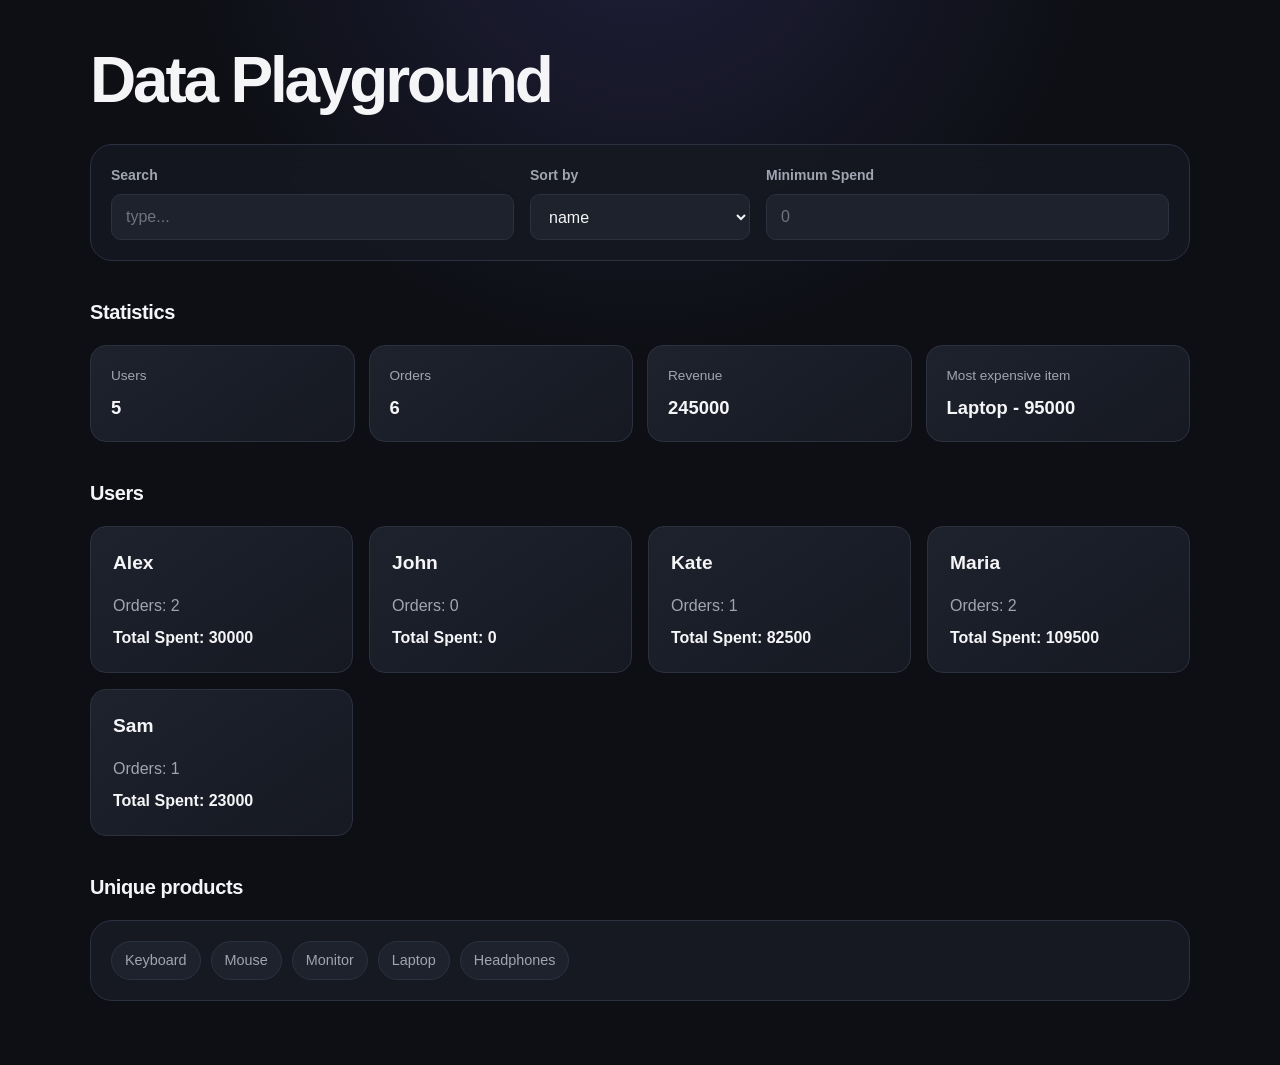
<file: index.html>
<!DOCTYPE HTML>
<html lang="en">
<head>
  <meta
    name="viewport"
    content="width=device-width, initial-scale=1.0"
  >
  <meta
    charset="UTF-8"
  >
  <meta
    name="description"
    content="JS practice"
  >
  <link
    rel="stylesheet"
    href="./src/styles/style.css"
  >
  <title>JS Data Playground</title>
</head>
<body>
<main>
  <h1>Data Playground</h1>
  <div
    id="components"
    class="components"
  >
    <div class="components__filters">
      <div class="components__search">
        <label for="search">
          Search
        </label>
        <input
          id="search"
          name="search"
          placeholder="type..."
          type="text"
        />
      </div>
      <div class="components__sort">
        <label for="sort">Sort by</label>
        <select
          name="sort"
          id="sort"
          class="components__sort-select"
        >
          <option
            value="name"
            selected
          >name
          </option>
          <option value="spend-asc">spend-asc</option>
          <option value="spend-desc">spend-desc</option>
        </select>
      </div>
      <div class="components__search">
        <label for="min-spend">
          Minimum Spend
        </label>
        <input
          id="min-spend"
          name="min-spend"
          type="number"
          min="0"
          placeholder="0"
        />
      </div>
    </div>
    <section class="components__statistics">
      <h2>Statistics</h2>
      <div id="statistics"></div>
    </section>

    <section class="components__users">
      <h2>Users</h2>
      <div id="users"></div>
    </section>

    <section class="components__unique-products">
      <h2>Unique products</h2>
      <div id="unique-products"></div>
    </section>
  </div>
</main>
<script
  type="module"
  src="./src/scripts/index.js"
></script>
</body>
</html>
</file>
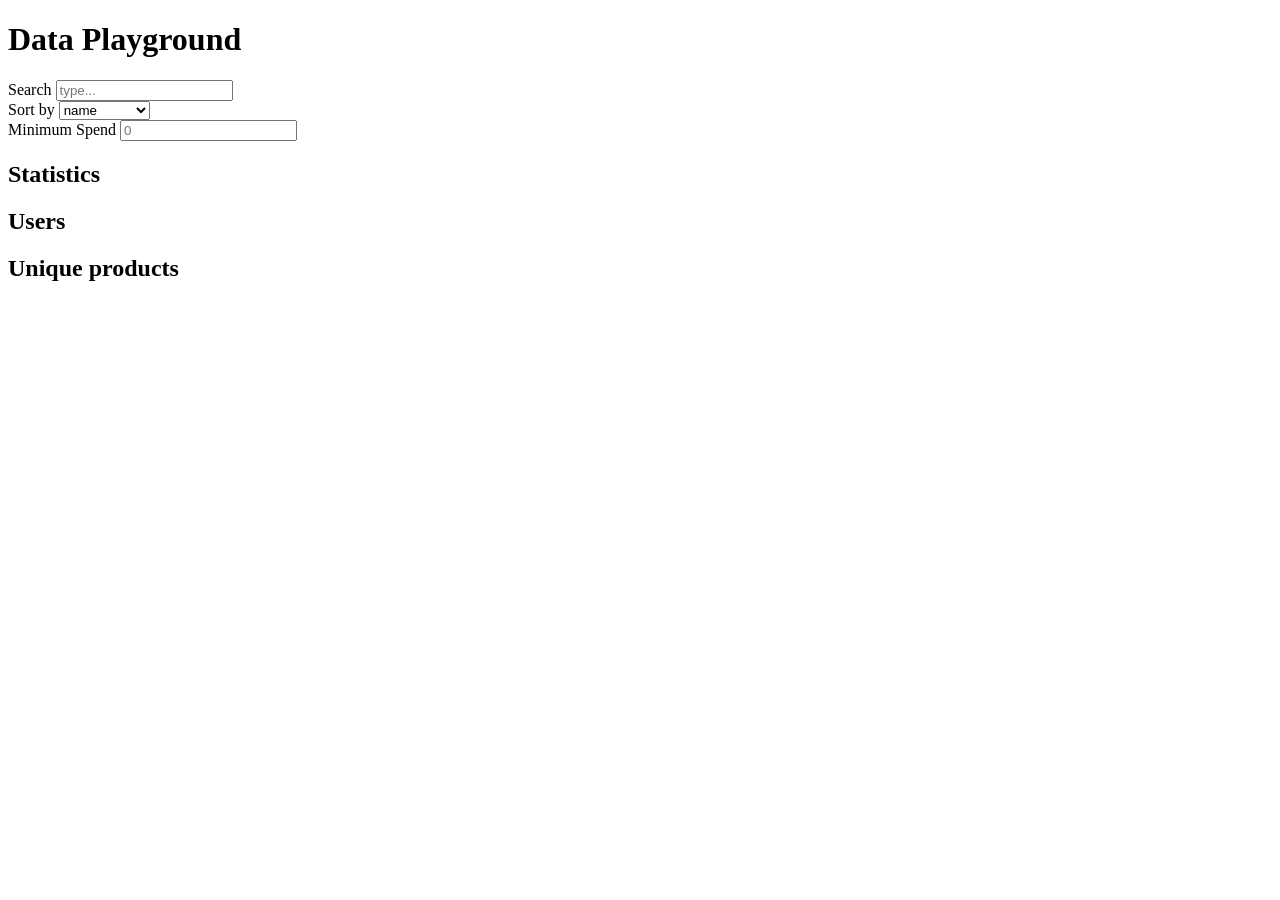
<file: 03_js_data_playground/index.html>
<!DOCTYPE HTML>
<html lang="en">
<head>
  <meta
    name="viewport"
    content="width=device-width, initial-scale=1.0"
  >
  <meta
    charset="UTF-8"
  >
  <meta
    name="description"
    content="JS practice"
  >
  <link
    rel="stylesheet"
    href="./src/styles/style.css"
  >
  <title>JS Data Playground</title>
</head>
<body>
<main>
  <h1>Data Playground</h1>
  <div
    id="components"
    class="components"
  >
    <div class="components__filters">
      <div class="components__search">
        <label for="search">
          Search
        </label>
        <input
          id="search"
          name="search"
          placeholder="type..."
          type="text"
        />
      </div>
      <div class="components__sort">
        <label for="sort">Sort by</label>
        <select
          name="sort"
          id="sort"
          class="components__sort"
        >
          <option
            value="name"
            selected
          >name
          </option>
          <option value="spend-asc">spend-asc</option>
          <option value="spend-desc">spend-desc</option>
        </select>
      </div>
      <div class="components__search">
        <label for="min-spend">
          Minimum Spend
        </label>
        <input
          id="min-spend"
          name="min-spend"
          type="number"
          min="0"
          placeholder="0"
        />
      </div>
    </div>
    <section class="components__statistics">
      <h2>Statistics</h2>
      <div id="statistics"></div>
    </section>

    <section class="components__users">
      <h2>Users</h2>
      <div id="users"></div>
    </section>

    <section class="components__unique-products">
      <h2>Unique products</h2>
      <div id="unique-products"></div>
    </section>
  </div>
</main>
<script
  type="module"
  src="./src/scripts/index.js"
></script>
</body>
</html>
</file>
<file: src/styles/style.css>
:root {
  --color-bg: #0d0f14;
  --color-surface: #161922;
  --color-surface-light: #1e222d;
  --color-border: #2c3140;

  --color-text: #f5f5f7;
  --color-text-secondary: #a0a5b1;

  --color-accent: #7667e8;
  --color-accent-soft: rgb(118 103 232 / 14%);

  --radius-sm: 10px;
  --radius-md: 16px;
  --radius-lg: 22px;

  --container-width: 1100px;
}

*,
*::before,
*::after {
  box-sizing: border-box;
}

html {
  color-scheme: dark;
}

body {
  min-width: 320px;
  margin: 0;

  color: var(--color-text);
  background:
    radial-gradient(
      circle at 50% -10%,
      rgb(118 103 232 / 18%),
      transparent 35%
    ),
    var(--color-bg);

  font-family:
    Inter,
    -apple-system,
    BlinkMacSystemFont,
    "Segoe UI",
    sans-serif;

  line-height: 1.5;
}

input,
select,
button {
  font: inherit;
}

main {
  width: min(var(--container-width), calc(100% - 32px));
  margin-inline: auto;
  padding-block: 48px 64px;
}

h1,
h2,
h3,
p {
  margin-top: 0;
}

h1 {
  margin-bottom: 32px;

  font-size: clamp(2.2rem, 6vw, 4rem);
  line-height: 1;
  letter-spacing: -0.05em;
}

h2 {
  margin-bottom: 18px;

  font-size: 1.25rem;
  letter-spacing: -0.02em;
}

.visually-hidden {
  position: absolute;
  width: 1px;
  height: 1px;
  margin: -1px;
  padding: 0;
  overflow: hidden;
  white-space: nowrap;
  border: 0;
  clip: rect(0 0 0 0);
}

/* Main layout */

.components {
  display: grid;
  gap: 36px;
}

/* Filters */

.components__filters {
  display: grid;
  grid-template-columns: 1fr 220px 1fr;
  gap: 16px;
  align-items: end;

  padding: 20px;

  border: 1px solid var(--color-border);
  border-radius: var(--radius-lg);

  background: rgb(22 25 34 / 88%);
  backdrop-filter: blur(14px);
}

.components__search,
.components__sort {
  display: grid;
  gap: 8px;
}

.components__filters label {
  color: var(--color-text-secondary);

  font-size: 0.875rem;
  font-weight: 600;
}

.components__filters input,
#sort {
  width: 100%;
  min-height: 46px;
  padding: 10px 14px;

  border: 1px solid var(--color-border);
  border-radius: var(--radius-sm);

  color: var(--color-text);
  background: var(--color-surface-light);

  outline: none;

  transition:
    border-color 150ms ease,
    box-shadow 150ms ease,
    background-color 150ms ease;
}

.components__filters input::placeholder {
  color: #6f7480;
}

.components__filters input:hover,
#sort:hover {
  border-color: #424858;
}

.components__filters input:focus,
#sort:focus {
  border-color: var(--color-accent);
  box-shadow: 0 0 0 3px var(--color-accent-soft);
}

/* Sections */

.components__statistics,
.components__users,
.components__unique-products {
  min-width: 0;
}

/* Statistics */

#statistics {
  display: grid;
  grid-template-columns: repeat(4, minmax(0, 1fr));
  gap: 14px;
}

.statistic {
  min-width: 0;
  padding: 20px;

  border: 1px solid var(--color-border);
  border-radius: var(--radius-md);

  background:
    linear-gradient(
      145deg,
      var(--color-surface-light),
      var(--color-surface)
    );
}

.statistic span {
  display: block;

  margin-bottom: 10px;

  color: var(--color-text-secondary);

  font-size: 0.85rem;
}

.statistic strong {
  display: block;

  overflow-wrap: anywhere;

  font-size: 1.15rem;
  line-height: 1.35;
}

/* Users */

#users {
  display: grid;
  grid-template-columns:
    repeat(auto-fit, minmax(220px, 1fr));
  gap: 16px;
}

.user-card {
  padding: 22px;

  border: 1px solid var(--color-border);
  border-radius: var(--radius-md);

  background:
    linear-gradient(
      145deg,
      var(--color-surface-light),
      var(--color-surface)
    );

  transition:
    transform 150ms ease,
    border-color 150ms ease,
    box-shadow 150ms ease;
}

.user-card:hover {
  transform: translateY(-3px);

  border-color: rgb(118 103 232 / 65%);

  box-shadow:
    0 14px 35px rgb(0 0 0 / 20%),
    0 0 25px rgb(118 103 232 / 6%);
}

.user-card h3 {
  margin-bottom: 16px;

  font-size: 1.2rem;
}

.user-card p {
  margin-bottom: 8px;

  color: var(--color-text-secondary);
}

.user-card p:last-child {
  margin-bottom: 0;

  color: var(--color-text);
  font-weight: 600;
}

/* Products */

#unique-products {
  padding: 20px;

  border: 1px solid var(--color-border);
  border-radius: var(--radius-lg);

  background: var(--color-surface);
}

.products-list {
  display: flex;
  flex-wrap: wrap;
  gap: 10px;

  margin: 0;
  padding: 0;

  list-style: none;
}

.products-list li {
  padding: 8px 13px;

  border: 1px solid var(--color-border);
  border-radius: 999px;

  color: var(--color-text-secondary);
  background: var(--color-surface-light);

  font-size: 0.9rem;
}

/* Responsive */

@media (max-width: 850px) {
  .components__filters {
    grid-template-columns: 1fr 1fr;
  }

  .components__search:first-child {
    grid-column: 1 / -1;
  }

  #statistics {
    grid-template-columns: repeat(2, minmax(0, 1fr));
  }
}

@media (max-width: 560px) {
  main {
    width: min(var(--container-width), calc(100% - 24px));
    padding-block: 32px 48px;
  }

  h1 {
    margin-bottom: 24px;
  }

  .components {
    gap: 28px;
  }

  .components__filters {
    grid-template-columns: 1fr;

    padding: 16px;
  }

  .components__search:first-child {
    grid-column: auto;
  }

  #statistics {
    grid-template-columns: 1fr;
  }

  #users {
    grid-template-columns: 1fr;
  }
}
</file>
<file: 03_js_data_playground/src/styles/style.css>
.visually-hidden {
  position: absolute;
  width: 1px;
  height: 1px;
  margin: -1px;
  padding: 0;
  overflow: hidden;
  white-space: nowrap;
  border: 0;
  clip: rect(0 0 0 0);
}
</file>
